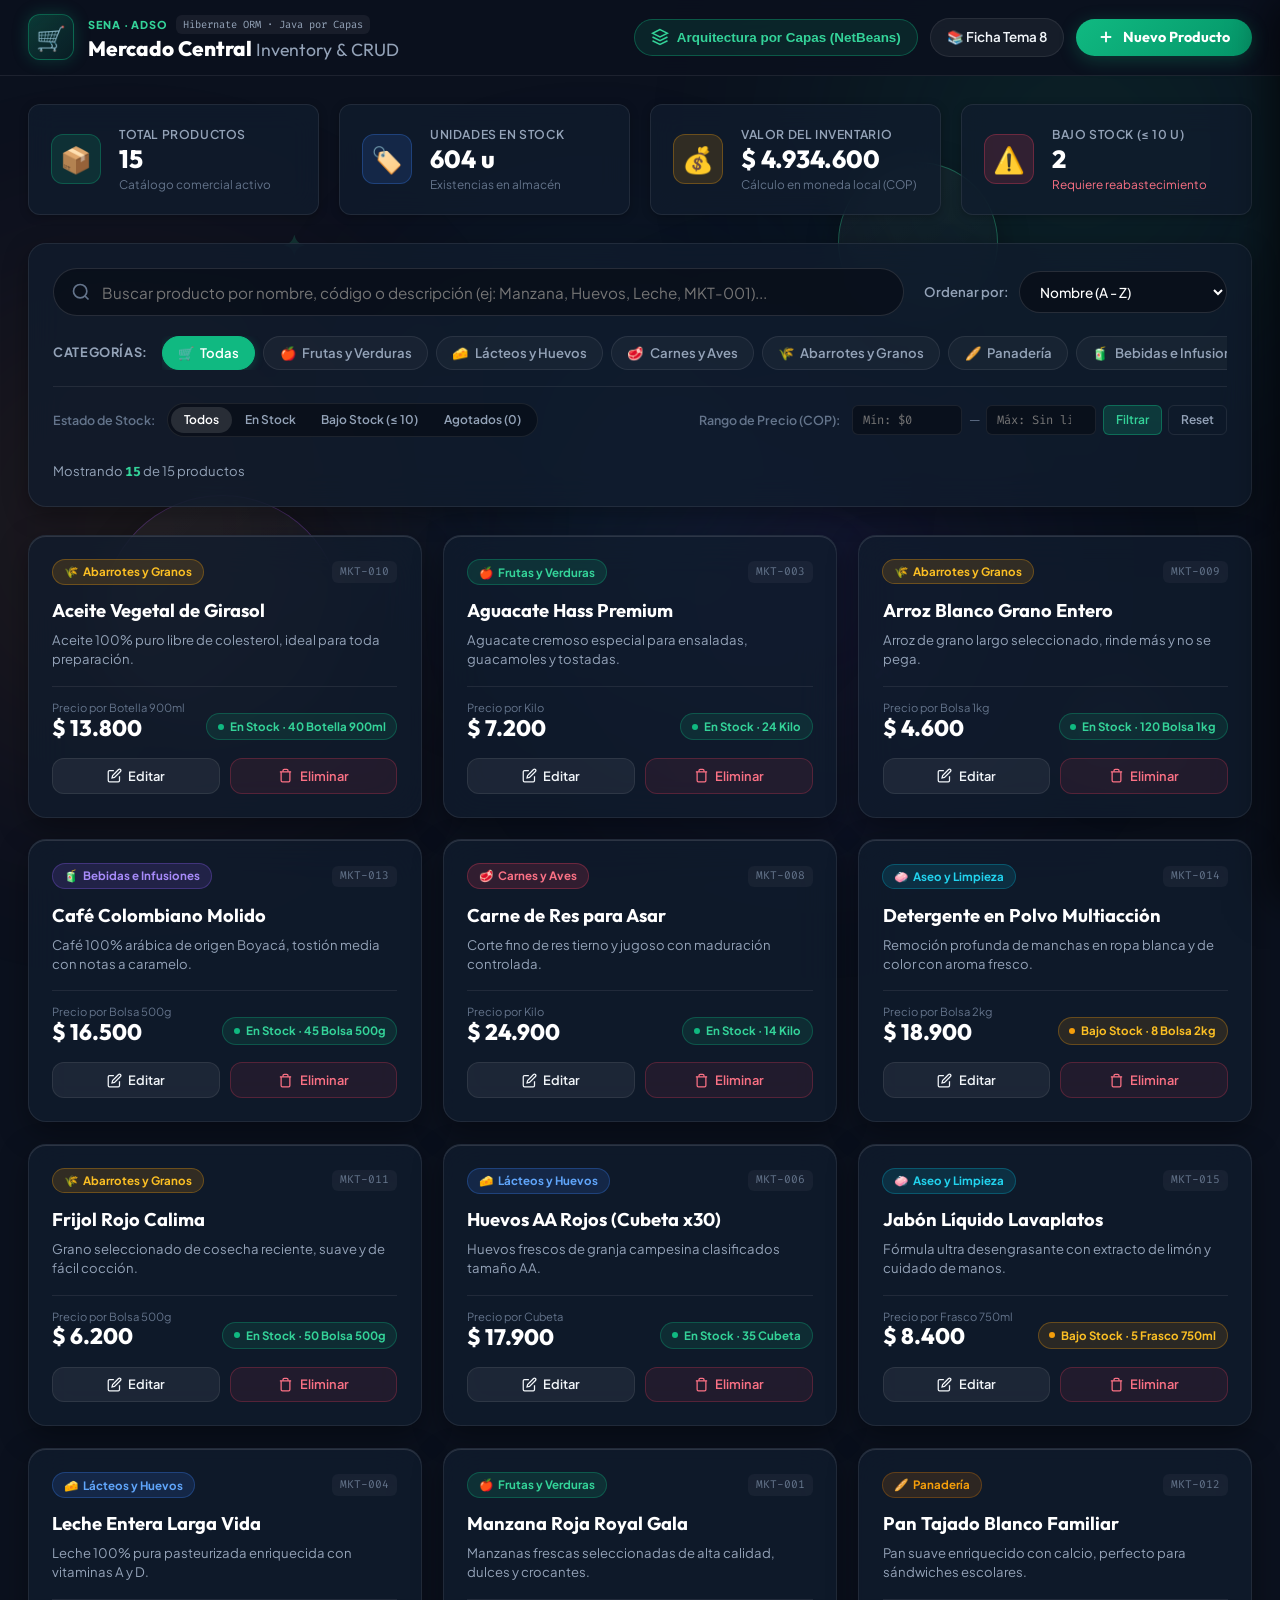
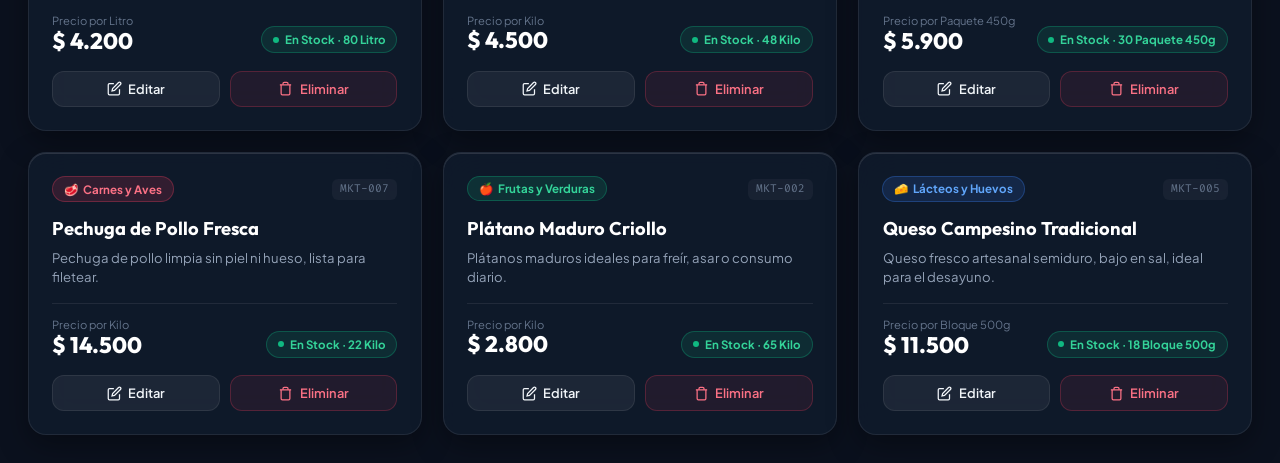
<file: index.html>
<!DOCTYPE html>
<html lang="es">
<head>
  <meta charset="UTF-8">
  <meta name="viewport" content="width=device-width, initial-scale=1.0">
  <title>Mercado Central · CRUD de Productos con ORM Hibernate</title>
  <meta name="description" content="Sistema de Gestión de Productos de Mercado con ORM Hibernate, arquitectura por capas (NetBeans) y búsqueda en tiempo real.">

  <!-- Google Fonts -->
  <link rel="preconnect" href="https://fonts.googleapis.com">
  <link rel="preconnect" href="https://fonts.gstatic.com" crossorigin>
  <link href="https://fonts.googleapis.com/css2?family=Fira+Code:wght@400;500;600&family=Outfit:wght@300;400;500;600;700;800&family=Plus+Jakarta+Sans:wght@400;500;600;700&display=swap" rel="stylesheet">

  <link rel="stylesheet" href="style.css">
</head>
<body>

  <!-- Ambient light & decorative contrast background elements -->
  <div class="ambient-glow glow-primary"></div>
  <div class="ambient-glow glow-secondary"></div>
  <div class="ambient-glow glow-tertiary"></div>
  <div class="ambient-glow glow-quaternary"></div>
  <div class="floating-bg-accent accent-circle-1" aria-hidden="true"></div>
  <div class="floating-bg-accent accent-circle-2" aria-hidden="true"></div>
  <div class="floating-bg-accent accent-circle-3" aria-hidden="true"></div>
  <div class="floating-bg-symbol symbol-star-1" aria-hidden="true">✦</div>
  <div class="floating-bg-symbol symbol-star-2" aria-hidden="true">✕</div>

  <!-- Header / Navigation Bar -->
  <header class="app-header">
    <div class="header-container">
      <div class="brand-group">
        <div class="brand-avatar">
          <span class="brand-emoji">🛒</span>
        </div>
        <div>
          <div class="brand-badge-row">
            <span class="badge-sena">SENA · ADSO</span>
            <span class="badge-tech">Hibernate ORM · Java por Capas</span>
          </div>
          <h1 class="brand-name">Mercado Central <span>Inventory & CRUD</span></h1>
        </div>
      </div>

      <div class="header-tools">
        <button id="btnToggleLayersPanel" class="btn-tool-pill highlight">
          <svg width="18" height="18" viewBox="0 0 24 24" fill="none" stroke="currentColor" stroke-width="2"><polygon points="12 2 2 7 12 12 22 7 12 2"/><polyline points="2 17 12 22 22 17"/><polyline points="2 12 12 17 22 12"/></svg>
          <span>Arquitectura por Capas (NetBeans)</span>
        </button>

        <a href="Presentación/index.html" class="btn-tool-pill" title="Ver presentación del Tema 8">
          <span>📚 Ficha Tema 8</span>
        </a>

        <button id="btnOpenNewModal" class="btn-primary-action">
          <svg width="18" height="18" viewBox="0 0 24 24" fill="none" stroke="currentColor" stroke-width="2.5"><line x1="12" y1="5" x2="12" y2="19"/><line x1="5" y1="12" x2="19" y2="12"/></svg>
          <span>Nuevo Producto</span>
        </button>
      </div>
    </div>
  </header>

  <main class="main-layout">

    <!-- KPI STATS OVERVIEW -->
    <section class="stats-grid">
      <div class="stat-card">
        <div class="stat-icon-wrapper icon-emerald">
          <span>📦</span>
        </div>
        <div class="stat-info">
          <span class="stat-label">Total Productos</span>
          <h3 class="stat-number" id="statTotalProductos">15</h3>
          <span class="stat-subtext">Catálogo comercial activo</span>
        </div>
      </div>

      <div class="stat-card">
        <div class="stat-icon-wrapper icon-blue">
          <span>🏷️</span>
        </div>
        <div class="stat-info">
          <span class="stat-label">Unidades en Stock</span>
          <h3 class="stat-number" id="statTotalStock">536 u</h3>
          <span class="stat-subtext">Existencias en almacén</span>
        </div>
      </div>

      <div class="stat-card">
        <div class="stat-icon-wrapper icon-amber">
          <span>💰</span>
        </div>
        <div class="stat-info">
          <span class="stat-label">Valor del Inventario</span>
          <h3 class="stat-number" id="statValorInventario">$ 5.842.000</h3>
          <span class="stat-subtext">Cálculo en moneda local (COP)</span>
        </div>
      </div>

      <div class="stat-card">
        <div class="stat-icon-wrapper icon-rose">
          <span>⚠️</span>
        </div>
        <div class="stat-info">
          <span class="stat-label">Bajo Stock (&le; 10 u)</span>
          <h3 class="stat-number" id="statBajoStock">2</h3>
          <span class="stat-subtext text-warning">Requiere reabastecimiento</span>
        </div>
      </div>
    </section>

    <!-- SEARCH & FILTER TOOLBAR -->
    <section class="toolbar-section card-glass">
      
      <!-- Top Row: Main Search Bar -->
      <div class="search-row">
        <div class="search-input-wrapper">
          <svg class="search-icon" width="20" height="20" viewBox="0 0 24 24" fill="none" stroke="currentColor" stroke-width="2"><circle cx="11" cy="11" r="8"/><line x1="21" y1="21" x2="16.65" y2="16.65"/></svg>
          <input type="text" id="searchInput" placeholder="Buscar producto por nombre, código o descripción (ej: Manzana, Huevos, Leche, MKT-001)..." autocomplete="off">
          <button id="btnClearSearch" class="btn-clear-search" title="Limpiar búsqueda" style="display: none;">&times;</button>
        </div>

        <div class="sort-selector-wrapper">
          <label for="sortSelect">Ordenar por:</label>
          <select id="sortSelect">
            <option value="nombre-asc">Nombre (A - Z)</option>
            <option value="nombre-desc">Nombre (Z - A)</option>
            <option value="precio-asc">Precio: Menor a Mayor</option>
            <option value="precio-desc">Precio: Mayor a Menor</option>
            <option value="stock-desc">Mayor Stock Disponible</option>
            <option value="stock-asc">Menor Stock (Críticos)</option>
          </select>
        </div>
      </div>

      <!-- Category Filter Chips -->
      <div class="categories-filter-bar">
        <span class="filter-label">Categorías:</span>
        <div class="category-chips-list" id="categoryChips">
          <button class="cat-chip active" data-category="TODAS">
            <span class="chip-icon">🛒</span> Todas
          </button>
          <button class="cat-chip" data-category="Frutas y Verduras">
            <span class="chip-icon">🍎</span> Frutas y Verduras
          </button>
          <button class="cat-chip" data-category="Lácteos y Huevos">
            <span class="chip-icon">🧀</span> Lácteos y Huevos
          </button>
          <button class="cat-chip" data-category="Carnes y Aves">
            <span class="chip-icon">🥩</span> Carnes y Aves
          </button>
          <button class="cat-chip" data-category="Abarrotes y Granos">
            <span class="chip-icon">🌾</span> Abarrotes y Granos
          </button>
          <button class="cat-chip" data-category="Panadería">
            <span class="chip-icon">🥖</span> Panadería
          </button>
          <button class="cat-chip" data-category="Bebidas e Infusiones">
            <span class="chip-icon">🧃</span> Bebidas e Infusiones
          </button>
          <button class="cat-chip" data-category="Aseo y Limpieza">
            <span class="chip-icon">🧼</span> Aseo y Limpieza
          </button>
        </div>
      </div>

      <!-- Quick Subfilters Row: Stock status & Price Range -->
      <div class="secondary-filters-row">
        <div class="subfilter-group">
          <span class="subfilter-label">Estado de Stock:</span>
          <div class="stock-toggle-group">
            <button class="btn-stock-toggle active" data-stock="todos">Todos</button>
            <button class="btn-stock-toggle" data-stock="disponible">En Stock</button>
            <button class="btn-stock-toggle" data-stock="bajo">Bajo Stock (&le; 10)</button>
            <button class="btn-stock-toggle" data-stock="agotado">Agotados (0)</button>
          </div>
        </div>

        <div class="subfilter-group">
          <span class="subfilter-label">Rango de Precio (COP):</span>
          <div class="price-inputs-row">
            <input type="number" id="minPriceInput" placeholder="Mín: $0" min="0" step="1000">
            <span>—</span>
            <input type="number" id="maxPriceInput" placeholder="Máx: Sin límite" min="0" step="1000">
            <button id="btnApplyPriceFilter" class="btn-apply-filter" title="Aplicar filtro de precio">Filtrar</button>
            <button id="btnResetFilters" class="btn-reset-filters" title="Restablecer todos los filtros">Reset</button>
          </div>
        </div>

        <div class="results-counter" id="resultsCounter">
          Mostrando <strong>15</strong> de 15 productos
        </div>
      </div>

    </section>

    <!-- PRODUCTS GRID DISPLAY -->
    <section class="products-section">
      <div class="products-grid" id="productsGrid">
        <!-- Dynamically rendered product cards -->
      </div>

      <!-- Empty state placeholder -->
      <div class="empty-state card-glass" id="emptyState" style="display: none;">
        <div class="empty-icon">🔍</div>
        <h3>No se encontraron productos</h3>
        <p>No hay coincidencias para los filtros o el término de búsqueda ingresado. Prueba restableciendo los filtros o buscando con otra palabra clave.</p>
        <button id="btnResetEmpty" class="btn-secondary-action">Restablecer Filtros</button>
      </div>
    </section>

  </main>

  <!-- MODAL: CREAR / EDITAR PRODUCTO -->
  <div class="modal-overlay" id="productModalOverlay">
    <div class="modal-card card-glass">
      <div class="modal-header">
        <div class="modal-title-group">
          <div class="modal-icon-badge" id="modalIconBadge">➕</div>
          <div>
            <h3 id="modalTitle">Registrar Nuevo Producto</h3>
            <span class="modal-subtitle">Capa Modelo: Entidad <code class="inline-code">Producto.java</code></span>
          </div>
        </div>
        <button class="modal-close" id="btnCloseModal">&times;</button>
      </div>

      <form id="productForm" class="modal-form" novalidate>
        <input type="hidden" id="formProductId">

        <div class="form-row-2">
          <div class="form-field">
            <label for="formCodigo">Código de Mercado (SKU) <span class="required">*</span></label>
            <input type="text" id="formCodigo" placeholder="Ej: MKT-016" required>
            <small class="field-hint">Identificador único en el sistema</small>
          </div>

          <div class="form-field">
            <label for="formCategoria">Categoría Comercial <span class="required">*</span></label>
            <select id="formCategoria" required>
              <option value="">Selecciona una categoría...</option>
              <option value="Frutas y Verduras">🍎 Frutas y Verduras</option>
              <option value="Lácteos y Huevos">🧀 Lácteos y Huevos</option>
              <option value="Carnes y Aves">🥩 Carnes y Aves</option>
              <option value="Abarrotes y Granos">🌾 Abarrotes y Granos</option>
              <option value="Panadería">🥖 Panadería</option>
              <option value="Bebidas e Infusiones">🧃 Bebidas e Infusiones</option>
              <option value="Aseo y Limpieza">🧼 Aseo y Limpieza</option>
            </select>
          </div>
        </div>

        <div class="form-field">
          <label for="formNombre">Nombre del Producto <span class="required">*</span></label>
          <input type="text" id="formNombre" placeholder="Ej: Manzana Verde Granny Smith Importada" required>
        </div>

        <div class="form-row-3">
          <div class="form-field">
            <label for="formPrecio">Precio Unitario ($ COP) <span class="required">*</span></label>
            <input type="number" id="formPrecio" placeholder="Ej: 5200" min="50" step="100" required>
          </div>

          <div class="form-field">
            <label for="formStock">Stock (Existencias) <span class="required">*</span></label>
            <input type="number" id="formStock" placeholder="Ej: 40" min="0" required>
          </div>

          <div class="form-field">
            <label for="formUnidad">Unidad de Medida <span class="required">*</span></label>
            <select id="formUnidad" required>
              <option value="Kilo">Kilo (Kg)</option>
              <option value="Litro">Litro (L)</option>
              <option value="Unidad">Unidad (u)</option>
              <option value="Bolsa 500g">Bolsa 500g</option>
              <option value="Bolsa 1kg">Bolsa 1kg</option>
              <option value="Bolsa 2kg">Bolsa 2kg</option>
              <option value="Paquete 450g">Paquete 450g</option>
              <option value="Bloque 500g">Bloque 500g</option>
              <option value="Cubeta">Cubeta (x30)</option>
              <option value="Botella 900ml">Botella 900ml</option>
              <option value="Frasco 750ml">Frasco 750ml</option>
            </select>
          </div>
        </div>

        <div class="form-field">
          <label for="formDescripcion">Descripción del Producto</label>
          <textarea id="formDescripcion" rows="2" placeholder="Detalles de frescura, marca, origen o modo de consumo..."></textarea>
        </div>

        <!-- Live Hibernate Transaction Preview -->
        <div class="orm-call-preview">
          <span class="orm-preview-label">Operación ORM invocada:</span>
          <code id="ormCodePreview">session.persist(nuevoProducto); // Hibernate INSERT</code>
        </div>

        <div class="modal-footer">
          <button type="button" class="btn-cancel" id="btnCancelModal">Cancelar</button>
          <button type="submit" class="btn-submit" id="btnSaveProduct">
            <span id="btnSaveText">Guardar en Base de Datos</span>
          </button>
        </div>
      </form>
    </div>
  </div>

  <!-- MODAL: CONFIRMAR ELIMINACIÓN -->
  <div class="modal-overlay" id="deleteModalOverlay">
    <div class="modal-card modal-delete card-glass">
      <div class="delete-icon-wrapper">🗑️</div>
      <h3>¿Eliminar este producto?</h3>
      <p id="deleteConfirmText">Esta acción invocará <code class="inline-code">session.remove(producto)</code> y eliminará permanentemente el registro de la base de datos relacional.</p>
      
      <div class="delete-product-preview" id="deleteProductPreview">
        <!-- Target product summary -->
      </div>

      <div class="modal-footer">
        <button type="button" class="btn-cancel" id="btnCancelDelete">Cancelar</button>
        <button type="button" class="btn-delete-confirm" id="btnConfirmDelete">Sí, Eliminar Producto</button>
      </div>
    </div>
  </div>

  <!-- DRAWER / PANEL: ARQUITECTURA POR CAPAS (NETBEANS & HIBERNATE) -->
  <aside class="layers-drawer" id="layersDrawer">
    <div class="drawer-header">
      <div class="drawer-title-row">
        <span class="drawer-icon">🏛️</span>
        <div>
          <h3>Arquitectura Tradicional por Capas</h3>
          <span class="drawer-sub">Estructura Estándar NetBeans / Java EE</span>
        </div>
      </div>
      <button class="drawer-close" id="btnCloseDrawer">&times;</button>
    </div>

    <!-- Live Layer Trace Diagram -->
    <div class="layer-trace-box">
      <div class="trace-header">
        <span class="trace-dot"></span>
        <span>Flujo en Tiempo Real de la Operación Actual</span>
      </div>
      <div class="trace-steps">
        <div class="trace-step step-view active">
          <span class="step-num">1</span>
          <div class="step-desc">
            <strong>Vista (UI / Web)</strong>
            <span>Usuario interactúa con filtros o formulario</span>
          </div>
        </div>
        <div class="trace-step step-controller active">
          <span class="step-num">2</span>
          <div class="step-desc">
            <strong>Controlador (ProductoController)</strong>
            <span>Valida peticiones y delega al servicio</span>
          </div>
        </div>
        <div class="trace-step step-service active">
          <span class="step-num">3</span>
          <div class="step-desc">
            <strong>Servicio (ProductoServiceImpl)</strong>
            <span>Aplica reglas de negocio (precios, stock, unicidad)</span>
          </div>
        </div>
        <div class="trace-step step-dao active">
          <span class="step-num">4</span>
          <div class="step-desc">
            <strong>DAO (ProductoDAOImpl)</strong>
            <span>Abre Session y gestiona Transacción</span>
          </div>
        </div>
        <div class="trace-step step-orm active">
          <span class="step-num">5</span>
          <div class="step-desc">
            <strong>Motor ORM (Hibernate)</strong>
            <span>Traduce HQL a SQL nativo del dialecto</span>
          </div>
        </div>
        <div class="trace-step step-db active">
          <span class="step-num">6</span>
          <div class="step-desc">
            <strong>Base de Datos (MySQL / H2)</strong>
            <span>Persistencia física en tabla productos</span>
          </div>
        </div>
      </div>
    </div>

    <!-- Live Console Output (show_sql & format_sql) -->
    <div class="drawer-console-section">
      <div class="console-header">
        <span>Terminal Hibernate SQL Logger</span>
        <button id="btnClearDrawerLogs" class="btn-clear-logs">Limpiar</button>
      </div>
      <div class="console-body" id="drawerConsoleBody">
        <!-- Live SQL Logs -->
      </div>
    </div>

    <!-- Project File Explorer (NetBeans Package Tree) -->
    <div class="project-files-section">
      <h4>Árbol de Paquetes NetBeans (<code class="inline-code">MercadoHibernateApp</code>)</h4>
      <div class="file-tabs-pills">
        <button class="file-pill active" data-file="producto">Producto.java (Modelo)</button>
        <button class="file-pill" data-file="dao">ProductoDAOImpl.java (DAO)</button>
        <button class="file-pill" data-file="service">ProductoServiceImpl.java (Servicio)</button>
        <button class="file-pill" data-file="controller">ProductoController.java (Controlador)</button>
        <button class="file-pill" data-file="util">HibernateUtil.java (Conexión)</button>
        <button class="file-pill" data-file="config">hibernate.cfg.xml</button>
        <button class="file-pill" data-file="pom">pom.xml</button>
      </div>

      <div class="code-preview-drawer">
        <div class="code-preview-meta">
          <span id="previewFilePath">src/main/java/com/mercado/model/Producto.java</span>
          <button id="btnCopyLayerCode" class="btn-copy-sm">Copiar Archivo</button>
        </div>
        <pre class="code-box-drawer"><code id="previewFileCode"></code></pre>
      </div>
    </div>
  </aside>

  <!-- Notification Toast Container -->
  <div class="toast-container" id="toastContainer"></div>

  <!-- JavaScript logic -->
  <script src="app.js"></script>
</body>
</html>
</file>
<file: style.css>
/* ========================================================
   MERCADO CENTRAL - DESIGN SYSTEM (CRUD HIBERNATE ORM)
   ======================================================== */
:root {
  --bg-main: #0B111E;
  --bg-surface: #111C2E;
  --bg-card: rgba(17, 28, 46, 0.75);
  --bg-card-hover: rgba(23, 38, 63, 0.9);
  --border-subtle: rgba(255, 255, 255, 0.08);
  --border-focus: rgba(16, 185, 129, 0.5);

  --accent-emerald: #10B981;
  --accent-emerald-light: #34D399;
  --accent-emerald-dark: #059669;
  --accent-emerald-glow: rgba(16, 185, 129, 0.25);

  --accent-amber: #F59E0B;
  --accent-amber-light: #FBBF24;
  --accent-rose: #F43F5E;
  --accent-blue: #3B82F6;
  --accent-purple: #8B5CF6;
  --accent-cyan: #06B6D4;

  --text-white: #FFFFFF;
  --text-main: #F1F5F9;
  --text-muted: #94A3B8;
  --text-faint: #64748B;

  --font-heading: 'Outfit', sans-serif;
  --font-body: 'Plus Jakarta Sans', sans-serif;
  --font-mono: 'Fira Code', monospace;

  --radius-sm: 6px;
  --radius-md: 12px;
  --radius-lg: 18px;
  --radius-full: 9999px;

  --shadow-sm: 0 2px 8px rgba(0, 0, 0, 0.25);
  --shadow-md: 0 8px 24px rgba(0, 0, 0, 0.35);
  --shadow-lg: 0 16px 48px rgba(0, 0, 0, 0.55);

  --transition-fast: 0.15s ease;
  --transition-normal: 0.25s ease;
}

/* Base Reset */
*, *::before, *::after {
  box-sizing: border-box;
  margin: 0;
  padding: 0;
}

html {
  scroll-behavior: smooth;
  font-size: 16px;
}

body {
  font-family: var(--font-body);
  background-color: var(--bg-main);
  color: var(--text-main);
  line-height: 1.5;
  overflow-x: hidden;
  min-height: 100vh;
  position: relative;
}

/* Ambient glow backgrounds & High-Contrast Decorations */
.ambient-glow {
  position: fixed;
  border-radius: 50%;
  filter: blur(120px);
  pointer-events: none;
  z-index: 0;
  opacity: 0.45;
  animation: floatAmbientGlow 22s ease-in-out infinite alternate;
}

.glow-primary {
  width: 600px;
  height: 600px;
  background: radial-gradient(circle, rgba(16, 185, 129, 0.35) 0%, rgba(5, 150, 105, 0.1) 60%, transparent 75%);
  top: -150px;
  right: -100px;
  animation-duration: 20s;
}

.glow-secondary {
  width: 650px;
  height: 650px;
  background: radial-gradient(circle, rgba(245, 158, 11, 0.22) 0%, rgba(244, 63, 94, 0.1) 60%, transparent 75%);
  bottom: 5%;
  left: -200px;
  animation-duration: 25s;
  animation-delay: -5s;
}

.glow-tertiary {
  width: 550px;
  height: 550px;
  background: radial-gradient(circle, rgba(139, 92, 246, 0.28) 0%, rgba(99, 102, 241, 0.08) 60%, transparent 75%);
  top: 35%;
  right: 15%;
  animation-duration: 28s;
  animation-delay: -10s;
}

.glow-quaternary {
  width: 480px;
  height: 480px;
  background: radial-gradient(circle, rgba(6, 182, 212, 0.25) 0%, rgba(59, 130, 246, 0.08) 60%, transparent 75%);
  bottom: 25%;
  right: 35%;
  animation-duration: 24s;
  animation-delay: -15s;
}

@keyframes floatAmbientGlow {
  0% { transform: translate(0, 0) scale(1); }
  50% { transform: translate(40px, -50px) scale(1.08); }
  100% { transform: translate(-30px, 35px) scale(0.95); }
}

/* Floating Geometric Accent Shapes */
.floating-bg-accent {
  position: fixed;
  border-radius: 50%;
  border: 1px solid rgba(255, 255, 255, 0.14);
  background: linear-gradient(135deg, rgba(255, 255, 255, 0.05), rgba(255, 255, 255, 0.01));
  backdrop-filter: blur(4px);
  pointer-events: none;
  z-index: 0;
  box-shadow: 0 8px 32px 0 rgba(0, 0, 0, 0.25);
  animation: floatBgRing 16s ease-in-out infinite alternate;
}

.accent-circle-1 {
  width: 160px;
  height: 160px;
  top: 18%;
  right: 22%;
  border-color: rgba(52, 211, 153, 0.35);
}

.accent-circle-2 {
  width: 240px;
  height: 240px;
  top: 55%;
  left: 8%;
  border-color: rgba(168, 85, 247, 0.3);
  animation-duration: 20s;
  animation-delay: -6s;
}

.accent-circle-3 {
  width: 110px;
  height: 110px;
  bottom: 12%;
  right: 8%;
  border-color: rgba(245, 158, 11, 0.35);
  animation-duration: 18s;
  animation-delay: -11s;
}

@keyframes floatBgRing {
  0% { transform: translateY(0) rotate(0deg); }
  100% { transform: translateY(-30px) rotate(45deg); }
}

.floating-bg-symbol {
  position: fixed;
  font-family: var(--font-heading);
  font-weight: 800;
  user-select: none;
  pointer-events: none;
  opacity: 0.18;
  z-index: 0;
  animation: pulseBgSymbol 8s ease-in-out infinite alternate;
}

.symbol-star-1 { top: 25%; left: 22%; font-size: 28px; color: #34d399; }
.symbol-star-2 { top: 72%; right: 30%; font-size: 30px; color: #a855f7; animation-delay: -4s; }

@keyframes pulseBgSymbol {
  0% { transform: translateY(0) scale(1); opacity: 0.12; }
  100% { transform: translateY(-16px) scale(1.2); opacity: 0.28; }
}

/* Common Card Glass */
.card-glass {
  background: var(--bg-card);
  backdrop-filter: blur(16px);
  -webkit-backdrop-filter: blur(16px);
  border: 1px solid var(--border-subtle);
  border-radius: var(--radius-lg);
  box-shadow: var(--shadow-md);
  transition: border-color var(--transition-normal), transform var(--transition-normal);
}

.inline-code {
  font-family: var(--font-mono);
  font-size: 0.85em;
  background: rgba(255, 255, 255, 0.08);
  padding: 0.15em 0.45em;
  border-radius: var(--radius-sm);
  color: var(--accent-emerald-light);
  border: 1px solid rgba(255, 255, 255, 0.08);
}

/* ========================================================
   HEADER / NAVBAR
   ======================================================== */
.app-header {
  position: sticky;
  top: 0;
  z-index: 100;
  background: rgba(11, 17, 30, 0.88);
  backdrop-filter: blur(16px);
  -webkit-backdrop-filter: blur(16px);
  border-bottom: 1px solid var(--border-subtle);
}

.header-container {
  max-width: 1520px;
  margin: 0 auto;
  padding: 0.9rem 1.75rem;
  display: flex;
  align-items: center;
  justify-content: space-between;
  gap: 1.5rem;
}

.brand-group {
  display: flex;
  align-items: center;
  gap: 0.9rem;
}

.brand-avatar {
  width: 46px;
  height: 46px;
  background: linear-gradient(135deg, rgba(16, 185, 129, 0.25), rgba(5, 150, 105, 0.1));
  border: 1px solid rgba(16, 185, 129, 0.4);
  border-radius: var(--radius-md);
  display: flex;
  align-items: center;
  justify-content: center;
  box-shadow: 0 0 16px var(--accent-emerald-glow);
}

.brand-emoji {
  font-size: 1.5rem;
}

.brand-badge-row {
  display: flex;
  align-items: center;
  gap: 0.5rem;
  margin-bottom: 0.15rem;
}

.badge-sena {
  font-size: 0.68rem;
  font-weight: 800;
  text-transform: uppercase;
  color: var(--accent-emerald-light);
  letter-spacing: 0.08em;
}

.badge-tech {
  font-size: 0.65rem;
  background: rgba(255, 255, 255, 0.06);
  color: var(--text-muted);
  padding: 0.1rem 0.45rem;
  border-radius: var(--radius-sm);
  font-family: var(--font-mono);
}

.brand-name {
  font-family: var(--font-heading);
  font-size: 1.3rem;
  font-weight: 800;
  color: var(--text-white);
  line-height: 1.1;
}

.brand-name span {
  font-size: 0.85em;
  font-weight: 400;
  color: var(--text-muted);
}

.header-tools {
  display: flex;
  align-items: center;
  gap: 0.75rem;
}

.btn-tool-pill {
  display: inline-flex;
  align-items: center;
  gap: 0.5rem;
  background: rgba(255, 255, 255, 0.05);
  border: 1px solid var(--border-subtle);
  color: var(--text-main);
  padding: 0.55rem 1rem;
  border-radius: var(--radius-full);
  font-size: 0.84rem;
  font-weight: 600;
  cursor: pointer;
  transition: all var(--transition-fast);
  text-decoration: none;
}

.btn-tool-pill:hover {
  background: rgba(255, 255, 255, 0.1);
  color: var(--text-white);
  border-color: rgba(255, 255, 255, 0.2);
}

.btn-tool-pill.highlight {
  background: rgba(16, 185, 129, 0.12);
  color: var(--accent-emerald-light);
  border-color: rgba(16, 185, 129, 0.35);
}

.btn-tool-pill.highlight:hover {
  background: rgba(16, 185, 129, 0.22);
  box-shadow: 0 0 16px var(--accent-emerald-glow);
}

.btn-primary-action {
  display: inline-flex;
  align-items: center;
  gap: 0.5rem;
  background: linear-gradient(135deg, var(--accent-emerald) 0%, var(--accent-emerald-dark) 100%);
  color: white;
  border: none;
  padding: 0.6rem 1.35rem;
  border-radius: var(--radius-full);
  font-family: var(--font-heading);
  font-size: 0.9rem;
  font-weight: 700;
  cursor: pointer;
  box-shadow: 0 4px 18px var(--accent-emerald-glow);
  transition: all var(--transition-fast);
}

.btn-primary-action:hover {
  transform: translateY(-2px);
  box-shadow: 0 6px 24px rgba(16, 185, 129, 0.45);
}

/* ========================================================
   MAIN LAYOUT & STATS GRID
   ======================================================== */
.main-layout {
  position: relative;
  z-index: 1;
  max-width: 1520px;
  margin: 0 auto;
  padding: 1.75rem;
}

.stats-grid {
  display: grid;
  grid-template-columns: repeat(4, 1fr);
  gap: 1.25rem;
  margin-bottom: 1.75rem;
}

.stat-card {
  background: var(--bg-card);
  backdrop-filter: blur(14px);
  border: 1px solid var(--border-subtle);
  border-radius: var(--radius-md);
  padding: 1.25rem 1.4rem;
  display: flex;
  align-items: center;
  gap: 1.1rem;
  box-shadow: var(--shadow-sm);
  transition: transform var(--transition-fast);
}

.stat-card:hover {
  transform: translateY(-2px);
}

.stat-icon-wrapper {
  width: 50px;
  height: 50px;
  border-radius: var(--radius-md);
  display: flex;
  align-items: center;
  justify-content: center;
  font-size: 1.6rem;
  flex-shrink: 0;
}

.icon-emerald { background: rgba(16, 185, 129, 0.15); border: 1px solid rgba(16, 185, 129, 0.3); }
.icon-blue { background: rgba(59, 130, 246, 0.15); border: 1px solid rgba(59, 130, 246, 0.3); }
.icon-amber { background: rgba(245, 158, 11, 0.15); border: 1px solid rgba(245, 158, 11, 0.3); }
.icon-rose { background: rgba(244, 63, 94, 0.15); border: 1px solid rgba(244, 63, 94, 0.3); }

.stat-info {
  display: flex;
  flex-direction: column;
}

.stat-label {
  font-size: 0.76rem;
  font-weight: 600;
  text-transform: uppercase;
  letter-spacing: 0.05em;
  color: var(--text-muted);
}

.stat-number {
  font-family: var(--font-heading);
  font-size: 1.55rem;
  font-weight: 800;
  color: var(--text-white);
  line-height: 1.15;
  margin: 0.15rem 0;
}

.stat-subtext {
  font-size: 0.74rem;
  color: var(--text-faint);
}

.text-warning {
  color: #FB7185;
}

/* ========================================================
   TOOLBAR: SEARCH BAR & FILTERS
   ======================================================== */
.toolbar-section {
  padding: 1.5rem;
  margin-bottom: 1.75rem;
}

/* Search Row */
.search-row {
  display: flex;
  align-items: center;
  gap: 1.25rem;
  margin-bottom: 1.25rem;
}

.search-input-wrapper {
  flex: 1;
  position: relative;
  display: flex;
  align-items: center;
}

.search-icon {
  position: absolute;
  left: 1.1rem;
  color: var(--text-faint);
  pointer-events: none;
}

#searchInput {
  width: 100%;
  background: rgba(9, 14, 25, 0.8);
  border: 1px solid rgba(255, 255, 255, 0.12);
  color: var(--text-white);
  font-family: var(--font-body);
  font-size: 0.95rem;
  padding: 0.85rem 3rem 0.85rem 3rem;
  border-radius: var(--radius-full);
  outline: none;
  transition: border-color var(--transition-fast), box-shadow var(--transition-fast);
}

#searchInput:focus {
  border-color: var(--accent-emerald);
  box-shadow: 0 0 16px var(--accent-emerald-glow);
}

.btn-clear-search {
  position: absolute;
  right: 1.1rem;
  background: transparent;
  border: none;
  color: var(--text-faint);
  font-size: 1.3rem;
  cursor: pointer;
  padding: 0 0.25rem;
  border-radius: 50%;
  transition: color var(--transition-fast);
}

.btn-clear-search:hover {
  color: var(--text-white);
}

.sort-selector-wrapper {
  display: flex;
  align-items: center;
  gap: 0.6rem;
  white-space: nowrap;
}

.sort-selector-wrapper label {
  font-size: 0.82rem;
  color: var(--text-muted);
  font-weight: 600;
}

#sortSelect {
  background: rgba(9, 14, 25, 0.8);
  border: 1px solid rgba(255, 255, 255, 0.12);
  color: var(--text-white);
  font-family: var(--font-body);
  font-size: 0.85rem;
  font-weight: 500;
  padding: 0.65rem 1rem;
  border-radius: var(--radius-full);
  outline: none;
  cursor: pointer;
  transition: border-color var(--transition-fast);
}

#sortSelect:focus {
  border-color: var(--accent-emerald);
}

/* Category Chips Bar */
.categories-filter-bar {
  display: flex;
  align-items: center;
  gap: 0.85rem;
  padding-bottom: 1rem;
  border-bottom: 1px solid var(--border-subtle);
  margin-bottom: 1rem;
  overflow-x: auto;
}

.filter-label {
  font-size: 0.8rem;
  font-weight: 700;
  color: var(--text-muted);
  text-transform: uppercase;
  letter-spacing: 0.05em;
  flex-shrink: 0;
}

.category-chips-list {
  display: flex;
  align-items: center;
  gap: 0.5rem;
  overflow-x: auto;
  scrollbar-width: none;
}

.category-chips-list::-webkit-scrollbar {
  display: none;
}

.cat-chip {
  display: inline-flex;
  align-items: center;
  gap: 0.4rem;
  background: rgba(255, 255, 255, 0.04);
  border: 1px solid var(--border-subtle);
  color: var(--text-muted);
  font-family: var(--font-body);
  font-size: 0.82rem;
  font-weight: 600;
  padding: 0.45rem 0.95rem;
  border-radius: var(--radius-full);
  cursor: pointer;
  white-space: nowrap;
  transition: all var(--transition-fast);
}

.cat-chip:hover {
  background: rgba(255, 255, 255, 0.08);
  color: var(--text-white);
  border-color: rgba(255, 255, 255, 0.2);
}

.cat-chip.active {
  background: var(--accent-emerald);
  color: white;
  border-color: var(--accent-emerald);
  box-shadow: 0 2px 10px var(--accent-emerald-glow);
}

/* Secondary Filters (Stock, Price, Results Counter) */
.secondary-filters-row {
  display: flex;
  align-items: center;
  justify-content: space-between;
  gap: 1.5rem;
  flex-wrap: wrap;
}

.subfilter-group {
  display: flex;
  align-items: center;
  gap: 0.75rem;
}

.subfilter-label {
  font-size: 0.78rem;
  color: var(--text-faint);
  font-weight: 600;
}

.stock-toggle-group {
  display: flex;
  background: rgba(0, 0, 0, 0.35);
  border: 1px solid var(--border-subtle);
  padding: 0.2rem;
  border-radius: var(--radius-full);
}

.btn-stock-toggle {
  background: transparent;
  border: none;
  color: var(--text-muted);
  font-family: var(--font-body);
  font-size: 0.75rem;
  font-weight: 600;
  padding: 0.35rem 0.8rem;
  border-radius: var(--radius-full);
  cursor: pointer;
  transition: all var(--transition-fast);
}

.btn-stock-toggle:hover {
  color: var(--text-white);
}

.btn-stock-toggle.active {
  background: rgba(255, 255, 255, 0.12);
  color: var(--text-white);
}

.price-inputs-row {
  display: flex;
  align-items: center;
  gap: 0.4rem;
}

.price-inputs-row input {
  width: 110px;
  background: rgba(9, 14, 25, 0.8);
  border: 1px solid var(--border-subtle);
  color: var(--text-white);
  font-family: var(--font-mono);
  font-size: 0.76rem;
  padding: 0.4rem 0.6rem;
  border-radius: var(--radius-sm);
  outline: none;
}

.price-inputs-row input:focus {
  border-color: var(--accent-emerald);
}

.price-inputs-row span {
  color: var(--text-faint);
  font-size: 0.8rem;
}

.btn-apply-filter, .btn-reset-filters {
  font-family: var(--font-body);
  font-size: 0.75rem;
  font-weight: 600;
  padding: 0.4rem 0.75rem;
  border-radius: var(--radius-sm);
  cursor: pointer;
  transition: all var(--transition-fast);
}

.btn-apply-filter {
  background: rgba(16, 185, 129, 0.2);
  color: var(--accent-emerald-light);
  border: 1px solid rgba(16, 185, 129, 0.4);
}

.btn-apply-filter:hover {
  background: rgba(16, 185, 129, 0.35);
}

.btn-reset-filters {
  background: transparent;
  color: var(--text-muted);
  border: 1px solid var(--border-subtle);
}

.btn-reset-filters:hover {
  background: rgba(255, 255, 255, 0.08);
  color: var(--text-white);
}

.results-counter {
  font-size: 0.82rem;
  color: var(--text-muted);
}

.results-counter strong {
  color: var(--accent-emerald-light);
  font-family: var(--font-mono);
}

/* ========================================================
   PRODUCTS GRID & PRODUCT CARDS
   ======================================================== */
.products-section {
  position: relative;
  min-height: 400px;
}

.products-grid {
  display: grid;
  grid-template-columns: repeat(auto-fill, minmax(320px, 1fr));
  gap: 1.35rem;
}

.product-card {
  background: var(--bg-card);
  backdrop-filter: blur(20px);
  -webkit-backdrop-filter: blur(20px);
  border: 1px solid var(--border-subtle);
  border-radius: var(--radius-lg);
  padding: 1.45rem;
  display: flex;
  flex-direction: column;
  justify-content: space-between;
  box-shadow: 0 10px 30px rgba(0, 0, 0, 0.35), inset 0 1px 0 rgba(255, 255, 255, 0.12);
  transition: transform var(--transition-fast), border-color var(--transition-fast), box-shadow var(--transition-fast);
  position: relative;
  overflow: hidden;
}

.product-card::before {
  content: '';
  position: absolute;
  top: 0;
  left: 0;
  right: 0;
  height: 3px;
  background: linear-gradient(90deg, transparent, rgba(52, 211, 153, 0.7), transparent);
  opacity: 0;
  transition: opacity 0.3s ease;
}

.product-card:hover {
  transform: translateY(-6px);
  border-color: rgba(52, 211, 153, 0.5);
  box-shadow: 0 20px 45px rgba(0, 0, 0, 0.55), 0 0 30px rgba(16, 185, 129, 0.25), inset 0 1px 0 rgba(255, 255, 255, 0.22);
}

.product-card:hover::before {
  opacity: 1;
}

.product-card-top {
  display: flex;
  align-items: center;
  justify-content: space-between;
  margin-bottom: 0.9rem;
}

.category-tag {
  font-size: 0.72rem;
  font-weight: 700;
  padding: 0.2rem 0.65rem;
  border-radius: var(--radius-full);
  display: inline-flex;
  align-items: center;
  gap: 0.35rem;
}

/* Category Specific Colors */
.tag-frutas { background: rgba(16, 185, 129, 0.15); color: #34D399; border: 1px solid rgba(16, 185, 129, 0.3); }
.tag-lacteos { background: rgba(59, 130, 246, 0.15); color: #60A5FA; border: 1px solid rgba(59, 130, 246, 0.3); }
.tag-carnes { background: rgba(244, 63, 94, 0.15); color: #FB7185; border: 1px solid rgba(244, 63, 94, 0.3); }
.tag-abarrotes { background: rgba(245, 158, 11, 0.15); color: #FBBF24; border: 1px solid rgba(245, 158, 11, 0.3); }
.tag-panaderia { background: rgba(217, 119, 6, 0.15); color: #F59E0B; border: 1px solid rgba(217, 119, 6, 0.3); }
.tag-bebidas { background: rgba(139, 92, 246, 0.15); color: #A78BFA; border: 1px solid rgba(139, 92, 246, 0.3); }
.tag-aseo { background: rgba(6, 182, 212, 0.15); color: #22D3EE; border: 1px solid rgba(6, 182, 212, 0.3); }

.sku-badge {
  font-family: var(--font-mono);
  font-size: 0.7rem;
  color: var(--text-faint);
  background: rgba(255, 255, 255, 0.04);
  padding: 0.15rem 0.5rem;
  border-radius: var(--radius-sm);
}

.product-title {
  font-family: var(--font-heading);
  font-size: 1.15rem;
  font-weight: 700;
  color: var(--text-white);
  line-height: 1.3;
  margin-bottom: 0.45rem;
}

.product-desc {
  font-size: 0.82rem;
  color: var(--text-muted);
  line-height: 1.45;
  margin-bottom: 1.1rem;
  display: -webkit-box;
  -webkit-line-clamp: 2;
  -webkit-box-orient: vertical;
  overflow: hidden;
}

.product-meta-row {
  display: flex;
  align-items: flex-end;
  justify-content: space-between;
  margin-bottom: 1.1rem;
  padding-top: 0.75rem;
  border-top: 1px solid var(--border-subtle);
}

.price-block {
  display: flex;
  flex-direction: column;
}

.price-unit {
  font-size: 0.7rem;
  color: var(--text-faint);
}

.price-value {
  font-family: var(--font-heading);
  font-size: 1.4rem;
  font-weight: 800;
  color: var(--text-white);
  line-height: 1.1;
}

.stock-pill {
  font-size: 0.72rem;
  font-weight: 700;
  padding: 0.25rem 0.65rem;
  border-radius: var(--radius-full);
  display: inline-flex;
  align-items: center;
  gap: 0.4rem;
}

.stock-ok { background: rgba(16, 185, 129, 0.12); color: #34D399; border: 1px solid rgba(16, 185, 129, 0.3); }
.stock-low { background: rgba(245, 158, 11, 0.12); color: #FBBF24; border: 1px solid rgba(245, 158, 11, 0.3); }
.stock-out { background: rgba(244, 63, 94, 0.12); color: #FB7185; border: 1px solid rgba(244, 63, 94, 0.3); }

.stock-dot {
  width: 6px;
  height: 6px;
  border-radius: 50%;
}
.stock-ok .stock-dot { background: #10B981; }
.stock-low .stock-dot { background: #F59E0B; }
.stock-out .stock-dot { background: #F43F5E; }

.product-actions-bar {
  display: flex;
  gap: 0.6rem;
}

.btn-card-edit, .btn-card-delete {
  flex: 1;
  display: inline-flex;
  align-items: center;
  justify-content: center;
  gap: 0.4rem;
  padding: 0.55rem;
  border-radius: var(--radius-md);
  font-family: var(--font-body);
  font-size: 0.8rem;
  font-weight: 600;
  cursor: pointer;
  transition: all var(--transition-fast);
  border: 1px solid transparent;
}

.btn-card-edit {
  background: rgba(255, 255, 255, 0.06);
  color: var(--text-main);
  border-color: var(--border-subtle);
}

.btn-card-edit:hover {
  background: rgba(255, 255, 255, 0.12);
  color: var(--text-white);
  border-color: rgba(255, 255, 255, 0.25);
}

.btn-card-delete {
  background: rgba(244, 63, 94, 0.08);
  color: #FB7185;
  border-color: rgba(244, 63, 94, 0.25);
}

.btn-card-delete:hover {
  background: rgba(244, 63, 94, 0.2);
  border-color: rgba(244, 63, 94, 0.4);
}

/* Empty State */
.empty-state {
  text-align: center;
  padding: 4rem 2rem;
  max-width: 550px;
  margin: 2rem auto;
}

.empty-icon {
  font-size: 3rem;
  margin-bottom: 1rem;
}

.empty-state h3 {
  font-size: 1.4rem;
  color: var(--text-white);
  margin-bottom: 0.5rem;
}

.empty-state p {
  font-size: 0.9rem;
  color: var(--text-muted);
  margin-bottom: 1.5rem;
}

.btn-secondary-action {
  background: rgba(255, 255, 255, 0.08);
  border: 1px solid var(--border-subtle);
  color: var(--text-white);
  font-family: var(--font-body);
  font-size: 0.85rem;
  font-weight: 600;
  padding: 0.65rem 1.4rem;
  border-radius: var(--radius-full);
  cursor: pointer;
  transition: all var(--transition-fast);
}

.btn-secondary-action:hover {
  background: rgba(255, 255, 255, 0.15);
}

/* ========================================================
   MODALS (CREATE & EDIT)
   ======================================================== */
.modal-overlay {
  position: fixed;
  inset: 0;
  background: rgba(4, 7, 13, 0.8);
  backdrop-filter: blur(10px);
  z-index: 200;
  display: flex;
  align-items: center;
  justify-content: center;
  padding: 1.25rem;
  opacity: 0;
  pointer-events: none;
  transition: opacity var(--transition-normal);
}

.modal-overlay.active {
  opacity: 1;
  pointer-events: auto;
}

.modal-card {
  width: 100%;
  max-width: 620px;
  background: #111C2E;
  border: 1px solid var(--border-subtle);
  border-radius: var(--radius-lg);
  padding: 2rem;
  box-shadow: var(--shadow-lg);
  transform: translateY(20px);
  transition: transform var(--transition-normal);
  max-height: 90vh;
  overflow-y: auto;
}

.modal-overlay.active .modal-card {
  transform: translateY(0);
}

.modal-header {
  display: flex;
  align-items: center;
  justify-content: space-between;
  margin-bottom: 1.5rem;
  padding-bottom: 1rem;
  border-bottom: 1px solid var(--border-subtle);
}

.modal-title-group {
  display: flex;
  align-items: center;
  gap: 0.85rem;
}

.modal-icon-badge {
  width: 40px;
  height: 40px;
  background: rgba(16, 185, 129, 0.15);
  border: 1px solid rgba(16, 185, 129, 0.3);
  border-radius: var(--radius-md);
  display: flex;
  align-items: center;
  justify-content: center;
  font-size: 1.2rem;
}

.modal-header h3 {
  font-size: 1.25rem;
  color: var(--text-white);
  line-height: 1.2;
}

.modal-subtitle {
  font-size: 0.76rem;
  color: var(--text-faint);
}

.modal-close {
  background: transparent;
  border: none;
  color: var(--text-muted);
  font-size: 1.8rem;
  cursor: pointer;
  transition: color var(--transition-fast);
}

.modal-close:hover {
  color: var(--text-white);
}

.modal-form {
  display: flex;
  flex-direction: column;
  gap: 1rem;
}

.form-row-2 {
  display: grid;
  grid-template-columns: 1fr 1fr;
  gap: 1rem;
}

.form-row-3 {
  display: grid;
  grid-template-columns: 1.2fr 1fr 1.2fr;
  gap: 1rem;
}

.form-field {
  display: flex;
  flex-direction: column;
  gap: 0.35rem;
}

.form-field label {
  font-size: 0.78rem;
  font-weight: 600;
  color: var(--text-muted);
}

.required {
  color: #FB7185;
}

.form-field input, .form-field select, .form-field textarea {
  background: #090E19;
  border: 1px solid rgba(255, 255, 255, 0.12);
  color: var(--text-white);
  font-family: var(--font-body);
  font-size: 0.88rem;
  padding: 0.65rem 0.85rem;
  border-radius: var(--radius-sm);
  outline: none;
  transition: border-color var(--transition-fast);
}

.form-field input:focus, .form-field select:focus, .form-field textarea:focus {
  border-color: var(--accent-emerald);
  box-shadow: 0 0 10px var(--accent-emerald-glow);
}

.field-hint {
  font-size: 0.7rem;
  color: var(--text-faint);
}

.orm-call-preview {
  background: #080D17;
  border: 1px solid var(--border-subtle);
  border-radius: var(--radius-sm);
  padding: 0.75rem 1rem;
  margin-top: 0.5rem;
}

.orm-preview-label {
  display: block;
  font-size: 0.7rem;
  text-transform: uppercase;
  letter-spacing: 0.05em;
  color: var(--text-faint);
  margin-bottom: 0.2rem;
}

.orm-call-preview code {
  font-family: var(--font-mono);
  font-size: 0.8rem;
  color: #38BDF8;
}

.modal-footer {
  display: flex;
  align-items: center;
  justify-content: flex-end;
  gap: 0.85rem;
  margin-top: 1rem;
  padding-top: 1rem;
  border-top: 1px solid var(--border-subtle);
}

.btn-cancel {
  background: transparent;
  border: 1px solid var(--border-subtle);
  color: var(--text-muted);
  font-family: var(--font-body);
  font-size: 0.85rem;
  font-weight: 600;
  padding: 0.65rem 1.25rem;
  border-radius: var(--radius-full);
  cursor: pointer;
  transition: all var(--transition-fast);
}

.btn-cancel:hover {
  background: rgba(255, 255, 255, 0.06);
  color: var(--text-white);
}

.btn-submit {
  background: linear-gradient(135deg, var(--accent-emerald) 0%, var(--accent-emerald-dark) 100%);
  color: white;
  border: none;
  font-family: var(--font-heading);
  font-size: 0.88rem;
  font-weight: 700;
  padding: 0.65rem 1.6rem;
  border-radius: var(--radius-full);
  cursor: pointer;
  box-shadow: 0 4px 18px var(--accent-emerald-glow);
  transition: all var(--transition-fast);
}

.btn-submit:hover {
  transform: translateY(-1px);
  box-shadow: 0 6px 22px rgba(16, 185, 129, 0.45);
}

/* Modal Delete */
.modal-delete {
  max-width: 460px;
  text-align: center;
}

.delete-icon-wrapper {
  font-size: 2.8rem;
  margin-bottom: 0.75rem;
}

.modal-delete h3 {
  font-size: 1.35rem;
  color: var(--text-white);
  margin-bottom: 0.5rem;
}

.modal-delete p {
  font-size: 0.85rem;
  color: var(--text-muted);
  margin-bottom: 1.25rem;
}

.delete-product-preview {
  background: rgba(0, 0, 0, 0.35);
  border: 1px solid var(--border-subtle);
  border-radius: var(--radius-md);
  padding: 0.85rem;
  font-family: var(--font-mono);
  font-size: 0.82rem;
  color: #FB7185;
  margin-bottom: 1rem;
}

.btn-delete-confirm {
  background: #F43F5E;
  color: white;
  border: none;
  font-family: var(--font-heading);
  font-size: 0.88rem;
  font-weight: 700;
  padding: 0.65rem 1.4rem;
  border-radius: var(--radius-full);
  cursor: pointer;
  transition: all var(--transition-fast);
}

.btn-delete-confirm:hover {
  background: #E11D48;
}

/* ========================================================
   DRAWER: ARQUITECTURA POR CAPAS (NETBEANS & HIBERNATE)
   ======================================================== */
.layers-drawer {
  position: fixed;
  top: 0;
  right: 0;
  width: 580px;
  max-width: 100vw;
  height: 100vh;
  background: #0E1626;
  border-left: 1px solid var(--border-subtle);
  z-index: 300;
  padding: 1.75rem;
  box-shadow: -10px 0 40px rgba(0, 0, 0, 0.6);
  transform: translateX(100%);
  transition: transform var(--transition-normal);
  display: flex;
  flex-direction: column;
  gap: 1.25rem;
  overflow-y: auto;
}

.layers-drawer.active {
  transform: translateX(0);
}

.drawer-header {
  display: flex;
  align-items: center;
  justify-content: space-between;
  padding-bottom: 1rem;
  border-bottom: 1px solid var(--border-subtle);
}

.drawer-title-row {
  display: flex;
  align-items: center;
  gap: 0.75rem;
}

.drawer-icon {
  font-size: 1.6rem;
}

.drawer-title-row h3 {
  font-size: 1.15rem;
  color: var(--text-white);
  line-height: 1.2;
}

.drawer-sub {
  font-size: 0.74rem;
  color: var(--text-faint);
}

.drawer-close {
  background: transparent;
  border: none;
  color: var(--text-muted);
  font-size: 1.8rem;
  cursor: pointer;
  transition: color var(--transition-fast);
}

.drawer-close:hover {
  color: var(--text-white);
}

/* Layer Trace Diagram */
.layer-trace-box {
  background: #090E19;
  border: 1px solid var(--border-subtle);
  border-radius: var(--radius-md);
  padding: 1rem;
}

.trace-header {
  display: flex;
  align-items: center;
  gap: 0.5rem;
  font-size: 0.74rem;
  font-weight: 700;
  text-transform: uppercase;
  color: var(--accent-emerald-light);
  margin-bottom: 0.85rem;
}

.trace-dot {
  width: 8px;
  height: 8px;
  background: #10B981;
  border-radius: 50%;
  animation: pulse-dot 1.5s infinite;
}

@keyframes pulse-dot {
  0%, 100% { opacity: 1; transform: scale(1); }
  50% { opacity: 0.4; transform: scale(0.8); }
}

.trace-steps {
  display: flex;
  flex-direction: column;
  gap: 0.5rem;
}

.trace-step {
  display: flex;
  align-items: center;
  gap: 0.75rem;
  background: rgba(255, 255, 255, 0.03);
  border: 1px solid rgba(255, 255, 255, 0.05);
  padding: 0.5rem 0.75rem;
  border-radius: var(--radius-sm);
  transition: border-color var(--transition-fast);
}

.trace-step.active {
  border-color: rgba(16, 185, 129, 0.35);
  background: rgba(16, 185, 129, 0.06);
}

.step-num {
  width: 22px;
  height: 22px;
  background: rgba(16, 185, 129, 0.2);
  color: var(--accent-emerald-light);
  border-radius: 50%;
  display: flex;
  align-items: center;
  justify-content: center;
  font-size: 0.75rem;
  font-weight: 700;
  flex-shrink: 0;
}

.step-desc {
  display: flex;
  flex-direction: column;
}

.step-desc strong {
  font-size: 0.82rem;
  color: var(--text-white);
}

.step-desc span {
  font-size: 0.72rem;
  color: var(--text-muted);
}

/* Console Logs in Drawer */
.drawer-console-section {
  background: #060A12;
  border: 1px solid var(--border-subtle);
  border-radius: var(--radius-md);
  overflow: hidden;
  display: flex;
  flex-direction: column;
}

.console-header {
  display: flex;
  align-items: center;
  justify-content: space-between;
  padding: 0.55rem 0.85rem;
  background: #0B111E;
  border-bottom: 1px solid var(--border-subtle);
  font-family: var(--font-mono);
  font-size: 0.72rem;
  color: var(--text-muted);
}

.btn-clear-logs {
  background: rgba(255, 255, 255, 0.06);
  border: 1px solid var(--border-subtle);
  color: var(--text-muted);
  font-size: 0.68rem;
  padding: 0.15rem 0.5rem;
  border-radius: var(--radius-sm);
  cursor: pointer;
}

.console-body {
  padding: 0.85rem;
  font-family: var(--font-mono);
  font-size: 0.76rem;
  line-height: 1.5;
  color: #E2E8F0;
  max-height: 200px;
  overflow-y: auto;
  display: flex;
  flex-direction: column;
  gap: 0.5rem;
}

.console-log-line {
  border-left: 2px solid var(--accent-emerald);
  padding-left: 0.5rem;
}

.sql-kw { color: #38BDF8; font-weight: 600; }
.sql-table { color: #FBBF24; font-weight: 600; }
.sql-param { color: #34D399; }

/* Package Explorer */
.project-files-section h4 {
  font-size: 0.88rem;
  color: var(--text-white);
  margin-bottom: 0.75rem;
}

.file-tabs-pills {
  display: flex;
  gap: 0.4rem;
  overflow-x: auto;
  padding-bottom: 0.5rem;
  margin-bottom: 0.75rem;
}

.file-pill {
  background: rgba(255, 255, 255, 0.05);
  border: 1px solid var(--border-subtle);
  color: var(--text-muted);
  font-family: var(--font-mono);
  font-size: 0.72rem;
  padding: 0.35rem 0.75rem;
  border-radius: var(--radius-sm);
  cursor: pointer;
  white-space: nowrap;
  transition: all var(--transition-fast);
}

.file-pill:hover {
  color: var(--text-white);
  background: rgba(255, 255, 255, 0.1);
}

.file-pill.active {
  background: rgba(16, 185, 129, 0.2);
  color: var(--accent-emerald-light);
  border-color: rgba(16, 185, 129, 0.4);
}

.code-preview-drawer {
  background: #060A12;
  border: 1px solid var(--border-subtle);
  border-radius: var(--radius-md);
  overflow: hidden;
}

.code-preview-meta {
  display: flex;
  align-items: center;
  justify-content: space-between;
  padding: 0.5rem 0.85rem;
  background: #0B111E;
  border-bottom: 1px solid var(--border-subtle);
  font-family: var(--font-mono);
  font-size: 0.72rem;
  color: var(--text-muted);
}

.btn-copy-sm {
  background: rgba(255, 255, 255, 0.08);
  border: 1px solid var(--border-subtle);
  color: var(--text-main);
  font-size: 0.7rem;
  padding: 0.2rem 0.6rem;
  border-radius: var(--radius-sm);
  cursor: pointer;
}

.btn-copy-sm:hover {
  background: rgba(255, 255, 255, 0.18);
  color: white;
}

.code-box-drawer {
  padding: 1rem;
  font-family: var(--font-mono);
  font-size: 0.76rem;
  line-height: 1.5;
  color: #E2E8F0;
  max-height: 250px;
  overflow: auto;
  white-space: pre;
}

/* ========================================================
   TOAST NOTIFICATIONS
   ======================================================== */
.toast-container {
  position: fixed;
  bottom: 1.5rem;
  right: 1.5rem;
  z-index: 500;
  display: flex;
  flex-direction: column;
  gap: 0.65rem;
}

.toast {
  background: rgba(17, 28, 46, 0.95);
  border: 1px solid rgba(255, 255, 255, 0.15);
  backdrop-filter: blur(14px);
  padding: 0.85rem 1.25rem;
  border-radius: var(--radius-md);
  box-shadow: var(--shadow-lg);
  font-size: 0.84rem;
  display: flex;
  align-items: center;
  gap: 0.65rem;
  color: var(--text-white);
  min-width: 290px;
  animation: slideToast 0.3s ease;
}

.toast.toast-success { border-left: 4px solid var(--accent-emerald); }
.toast.toast-info { border-left: 4px solid var(--accent-blue); }
.toast.toast-warning { border-left: 4px solid var(--accent-amber); }
.toast.toast-danger { border-left: 4px solid var(--accent-rose); }

@keyframes slideToast {
  from { transform: translateX(100%); opacity: 0; }
  to { transform: translateX(0); opacity: 1; }
}

/* ========================================================
   RESPONSIVE DESIGN
   ======================================================== */
@media (max-width: 1200px) {
  .stats-grid { grid-template-columns: repeat(2, 1fr); }
}

@media (max-width: 860px) {
  .search-row { flex-direction: column; align-items: stretch; }
  .secondary-filters-row { flex-direction: column; align-items: flex-start; }
  .layers-drawer { width: 100vw; }
  .form-row-2, .form-row-3 { grid-template-columns: 1fr; }
}

@media (max-width: 580px) {
  .stats-grid { grid-template-columns: 1fr; }
  .header-container { flex-direction: column; align-items: stretch; }
}
</file>
